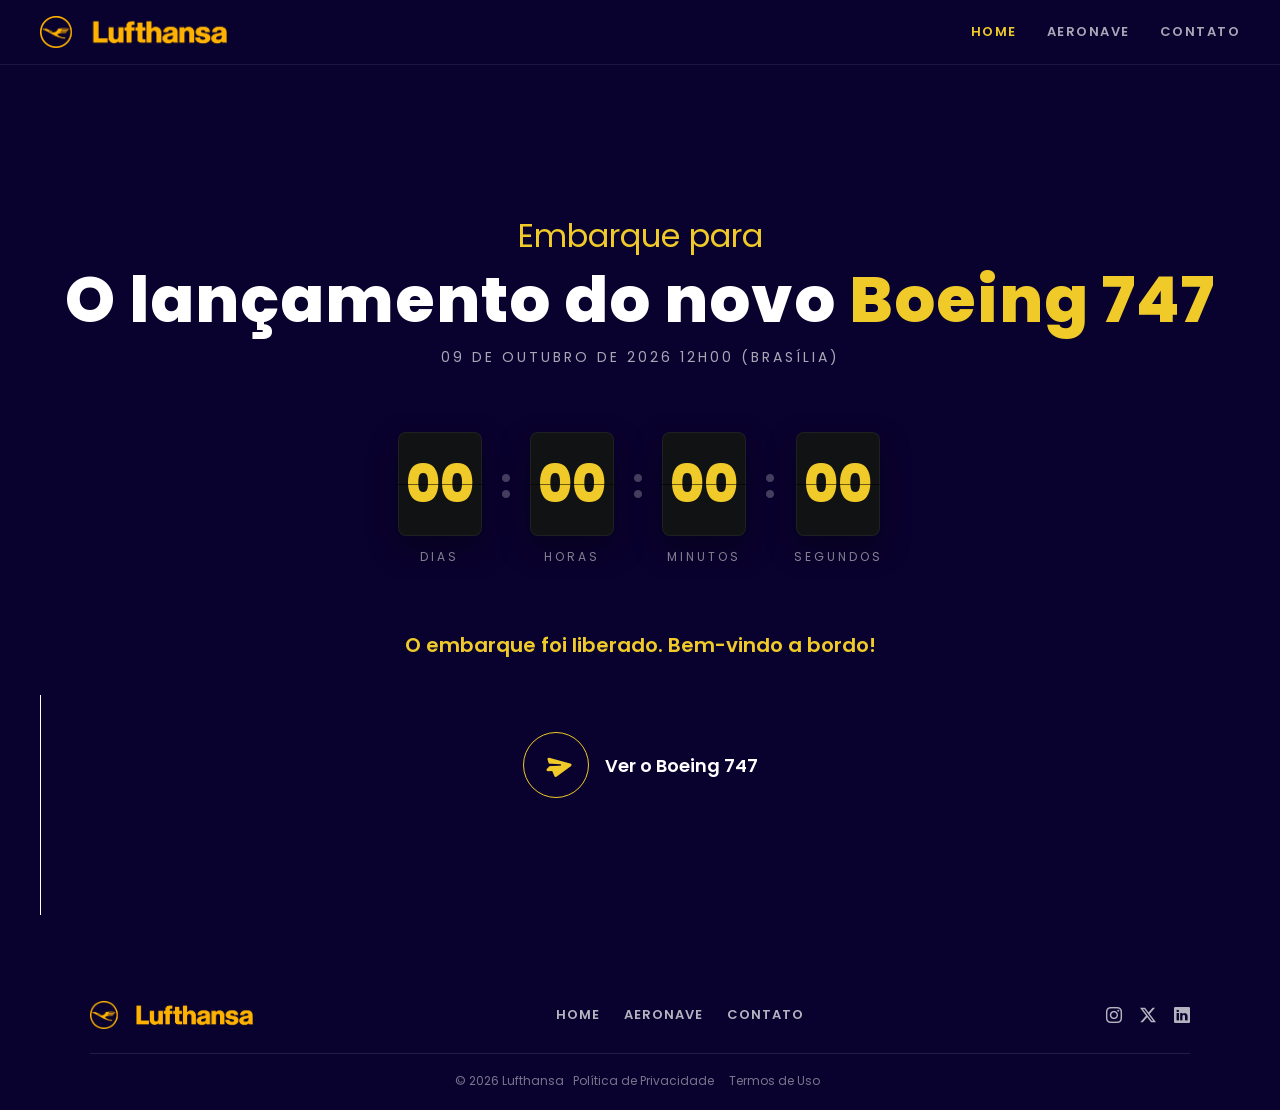
<file: index.html>
<!DOCTYPE html>
<html lang="pt-BR">
  <head>
    <meta charset="utf-8" />
    <title>Lufthansa · Contagem Regressiva</title>
    <meta
      name="viewport"
      content="width=device-width, initial-scale=1, minimum-scale=1, maximum-scale=1"
    />
    <link
      rel="stylesheet"
      href="https://cdnjs.cloudflare.com/ajax/libs/font-awesome/6.4.2/css/all.min.css"
      integrity="sha512-z3gLpd7yknf1YoNbCzqRKc4qyor8gaKU1qmn+CShxbuBusANI9QpRohGBreCFkKxLhei6S9CQXFEbbKuqLg0DA=="
      crossorigin="anonymous"
      referrerpolicy="no-referrer"
    />
    <link rel="stylesheet" href="assets/css/style.css" />
    <link rel="stylesheet" href="https://cdn.jsdelivr.net/npm/bootstrap-icons@1.11.3/font/bootstrap-icons.min.css">
  </head>
  <body>
    <header class="site-header">
      <a href="index.html" class="site-header-logo">
        <img src="assets/img/logo.png" alt="Lufthansa" />
      </a>
      <nav class="site-header-nav">
        <a href="index.html" class="active">Home</a>
        <a href="pages/landing.html">Aeronave</a>
        <a href="pages/contato.html">Contato</a>
      </nav>
    </header>

    <main class="countdown-main">
      <div class="split">
        <div class="left"></div>
        <div class="right"></div>
      </div>

      <div class="social">
        <div class="bar"></div>
      </div>

      <div class="countdown-content">
        <div class="countdown-eyebrow">Embarque para</div>
        <h1 class="countdown-title">O lançamento do novo <span>Boeing 747</span></h1>
        <div class="countdown-date">09 de outubro de 2026 12h00 (Brasília)</div>

        <div class="flap-board" aria-live="polite">
          <div class="flap-unit">
            <div class="flap"><span class="flap-digit" id="dias">00</span></div>
            <span class="flap-label">Dias</span>
          </div>
          <span class="flap-sep">:</span>
          <div class="flap-unit">
            <div class="flap"><span class="flap-digit" id="horas">00</span></div>
            <span class="flap-label">Horas</span>
          </div>
          <span class="flap-sep">:</span>
          <div class="flap-unit">
            <div class="flap"><span class="flap-digit" id="minutos">00</span></div>
            <span class="flap-label">Minutos</span>
          </div>
          <span class="flap-sep">:</span>
          <div class="flap-unit">
            <div class="flap"><span class="flap-digit" id="segundos">00</span></div>
            <span class="flap-label">Segundos</span>
          </div>
        </div>

        <p class="countdown-done" id="mensagemFim">O embarque foi liberado. Bem-vindo a bordo!</p>

        <div class="countdown-cta">
          <a href="pages/landing.html" class="plane-link" aria-label="Ir para a página do avião">
            <i class="fas fa-paper-plane"></i>
          </a>
          <div class="countdown-cta-text">
            <div class="big">Ver o Boeing 747</div>
          </div>
        </div>
      </div>
    </main>
        <footer class="site-footer">
  <div class="site-footer-inner">

    <a href="index.html" class="site-footer-brand">
      <img src="assets/img/logo.png" alt="Lufthansa" />
    </a>

    <nav class="site-footer-nav">
      <a href="index.html">Home</a>
      <a href="pages/landing.html">Aeronave</a>
      <a href="pages/contato.html">Contato</a>
    </nav>

    <div class="site-footer-social">

      <a href="https://www.instagram.com/lufthansa/"
         target="_blank"
         rel="noopener noreferrer"
         aria-label="Instagram">
        <i class="bi bi-instagram"></i>
      </a>

      <a href="https://x.com/lufthansanews"
         target="_blank"
         rel="noopener noreferrer"
         aria-label="Twitter">
        <i class="bi bi-twitter-x"></i>
      </a>

      
      <a href="https://www.linkedin.com/company/lufthansa/"
         target="_blank"
         rel="noopener noreferrer"
         aria-label="LinkedIn">
        <i class="bi bi-linkedin"></i>
      </a>

    </div>
  </div>

  <div class="site-footer-bottom">
    © 2026 Lufthansa 
    <a href="#">Política de Privacidade</a>
    <a href="#">Termos de Uso</a>
  </div>
</footer>



    <script src="assets/js/script-countdown.js"></script>
  </body>
</html>
</file>
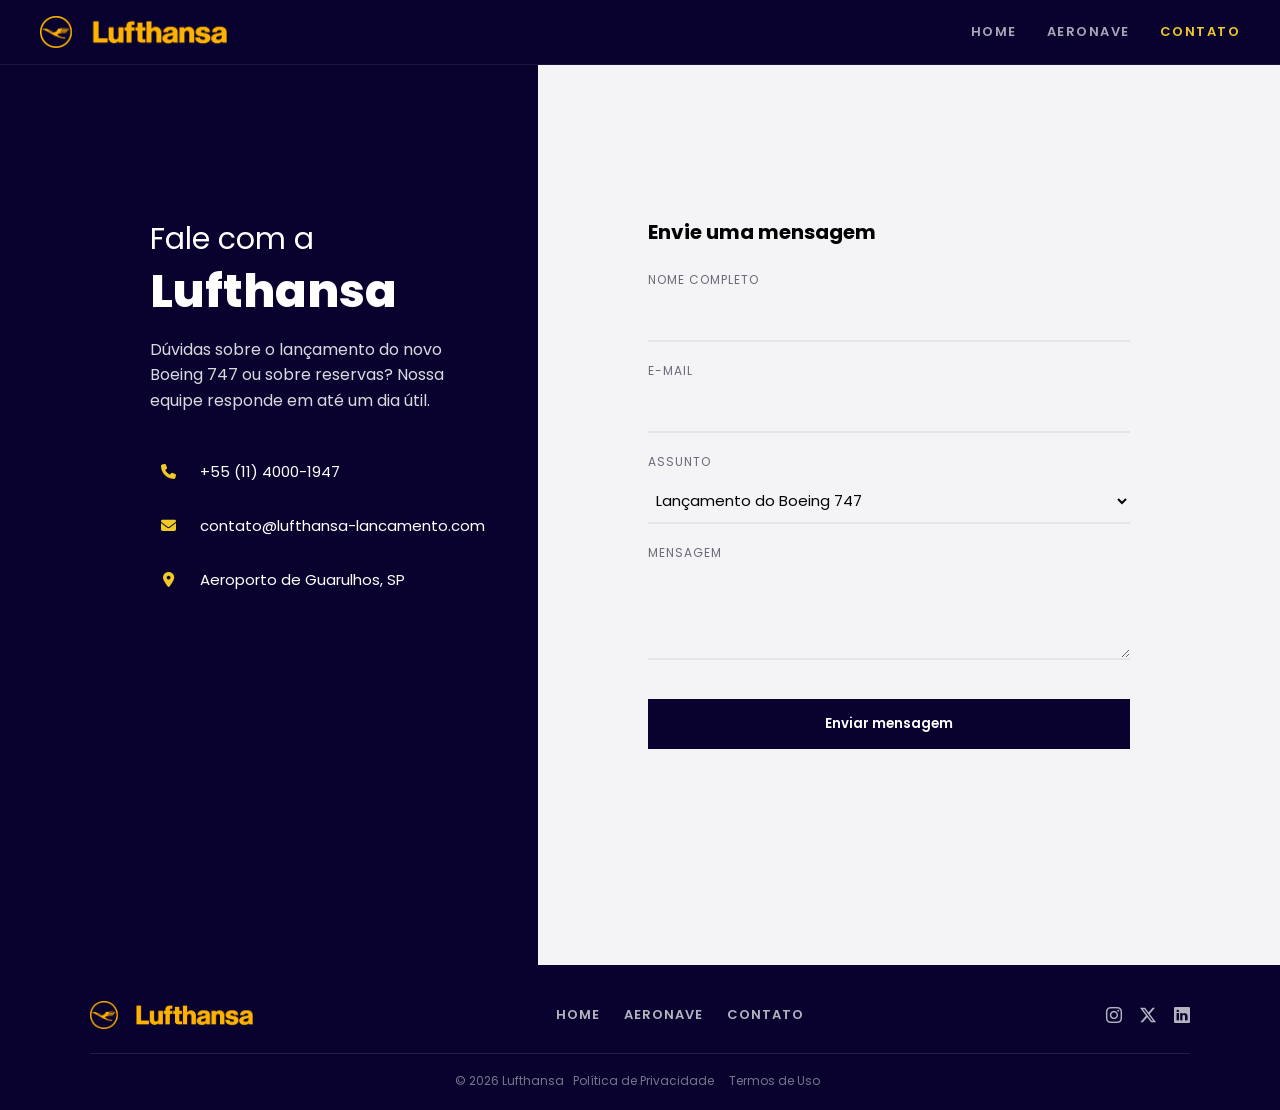
<file: pages/contato.html>
<!DOCTYPE html>
<html lang="pt-BR">
  <head>
    <meta charset="utf-8" />
    <title>Lufthansa · Contato</title>
    <meta
      name="viewport"
      content="width=device-width, initial-scale=1, minimum-scale=1, maximum-scale=1"
    />
    <link
      rel="stylesheet"
      href="https://cdnjs.cloudflare.com/ajax/libs/font-awesome/6.4.2/css/all.min.css"
      integrity="sha512-z3gLpd7yknf1YoNbCzqRKc4qyor8gaKU1qmn+CShxbuBusANI9QpRohGBreCFkKxLhei6S9CQXFEbbKuqLg0DA=="
      crossorigin="anonymous"
      referrerpolicy="no-referrer"
    />
    <link rel="stylesheet" href="../assets/css/style.css" />
    <link rel="stylesheet" href="https://cdn.jsdelivr.net/npm/bootstrap-icons@1.11.3/font/bootstrap-icons.min.css">
  </head>
  <body>
    <header class="site-header">
      <a href="../index.html" class="site-header-logo">
        <img src="../assets/img/logo.png" alt="Lufthansa" />
      </a>
      <nav class="site-header-nav">
        <a href="../index.html">Home</a>
        <a href="landing.html">Aeronave</a>
        <a href="contato.html" class="active">Contato</a>
      </nav>
    </header>

    <main class="contact">
      <div class="contact-split-blue"></div>

      <div class="contact-content">
        <div class="contact-grid">
          <div class="contact-intro">
            <div class="small">Fale com a</div>
            <div class="big">Lufthansa</div>
            <p>
              Dúvidas sobre o lançamento do novo Boeing 747 ou sobre reservas?
              Nossa equipe responde em até um dia útil.
            </p>

            <ul class="contact-detail-list">
              <li><i class="fas fa-phone"></i> +55 (11) 4000-1947</li>
              <li><i class="fas fa-envelope"></i> contato@lufthansa-lancamento.com</li>
              <li><i class="fas fa-location-dot"></i> Aeroporto de Guarulhos, SP</li>
            </ul>
          </div>

          <form class="contact-card" id="formContato">
            <h2>Envie uma mensagem</h2>

            <div class="field">
              <label for="nome">Nome completo</label>
              <input type="text" id="nome" name="nome" required />
            </div>

            <div class="field">
              <label for="email">E-mail</label>
              <input type="email" id="email" name="email" required />
            </div>

            <div class="field">
              <label for="assunto">Assunto</label>
              <select id="assunto" name="assunto">
                <option value="lancamento">Lançamento do Boeing 747</option>
                <option value="reserva">Reservas</option>
                <option value="imprensa">Imprensa</option>
                <option value="outro">Outro</option>
              </select>
            </div>

            <div class="field">
              <label for="mensagem">Mensagem</label>
              <textarea id="mensagem" name="mensagem" required></textarea>
            </div>

            <button type="submit" class="contact-submit">Enviar mensagem</button>
            <p class="contact-note" id="notaEnvio">Mensagem enviada. Obrigado pelo contato!</p>
          </form>
        </div>
      </div>
    </main>
     <footer class="site-footer">
  <div class="site-footer-inner">

    <a href="../index.html" class="site-footer-brand">
      <img src="../assets/img/logo.png" alt="Lufthansa" />
    </a>

    <nav class="site-footer-nav">
      <a href="../index.html">Home</a>
      <a href="landing.html">Aeronave</a>
      <a href="contato.html">Contato</a>
    </nav>

    <div class="site-footer-social">

      <a href="https://www.instagram.com/lufthansa/"
         target="_blank"
         rel="noopener noreferrer"
         aria-label="Instagram">
        <i class="bi bi-instagram"></i>
      </a>

      <a href="https://x.com/lufthansanews"
         target="_blank"
         rel="noopener noreferrer"
         aria-label="Twitter">
        <i class="bi bi-twitter-x"></i>
      </a>

      
      <a href="https://www.linkedin.com/company/lufthansa/"
         target="_blank"
         rel="noopener noreferrer"
         aria-label="LinkedIn">
        <i class="bi bi-linkedin"></i>
      </a>

    </div>
  </div>

  <div class="site-footer-bottom">
    © 2026 Lufthansa 
    <a href="#">Política de Privacidade</a>
    <a href="#">Termos de Uso</a>
  </div>
</footer>


    <script src="../assets/js/script-contato.js"></script>
  </body>
</html>
</file>
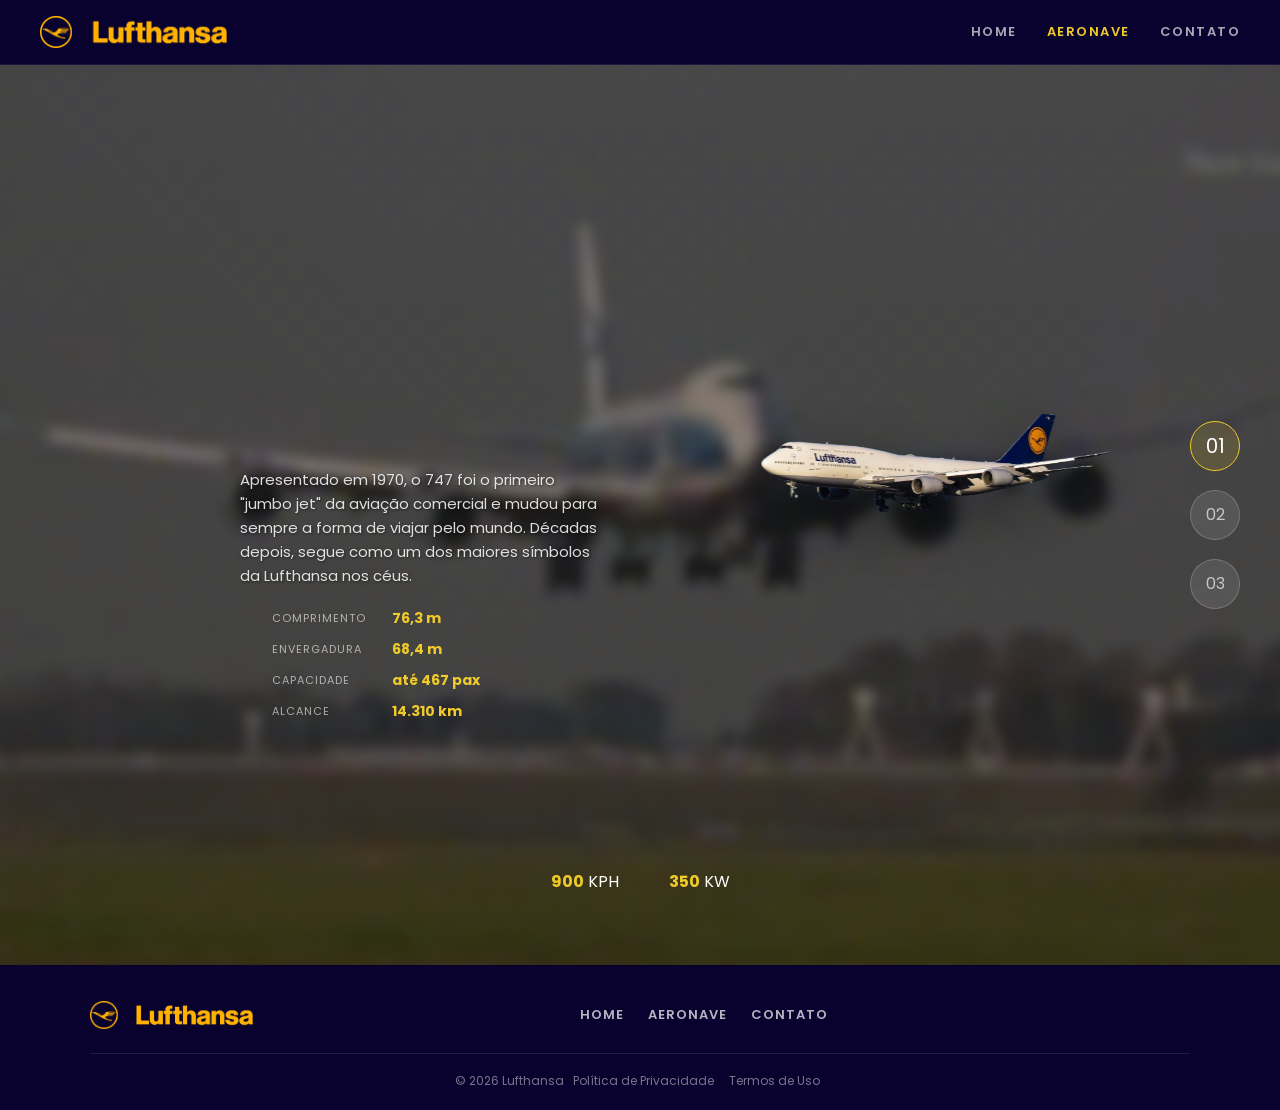
<file: pages/landing.html>
<!DOCTYPE html>
<html lang="pt-BR">

<head>
  <meta charset="utf-8" />
  <title>Lançamento Lufthansa</title>
  <meta name="viewport" content="width=device-width, initial-scale=1, minimum-scale=1, maximum-scale=1" />
  <link rel="stylesheet" href="https://cdnjs.cloudflare.com/ajax/libs/font-awesome/6.4.2/css/all.min.css"
    integrity="sha512-z3gLpd7yknf1YoNbCzqRKc4qyor8gaKU1qmn+CShxbuBusANI9QpRohGBreCFkKxLhei6S9CQXFEbbKuqLg0DA=="
    crossorigin="anonymous" referrerpolicy="no-referrer" />
  <link rel="stylesheet" href="https://cdn.jsdelivr.net/npm/swiper@10/swiper-bundle.min.css" />
  <link rel="stylesheet" href="https://cdn.jsdelivr.net/npm/bootstrap@5.3.3/dist/css/bootstrap.min.css" />
  <link rel="stylesheet" href="../assets/css/style.css" />

</head>

<body>

  <header class="site-header">
    <a href="../index.html" class="site-header-logo">
      <img src="../assets/img/logo.png" alt="Lufthansa" />
    </a>

    <nav class="site-header-nav">
      <a href="../index.html">Home</a>
      <a href="landing.html" class="active">Aeronave</a>
      <a href="contato.html">Contato</a>
    </nav>
  </header>

  <main class="landing">

    <div class="swiper">
      <div class="swiper-wrapper">
        <div class="swiper-slide first">
          <div class="yellow"></div>
          <div class="black"></div>
          <div class="content boeing-layout">
            <div class="boeing-copy">
              <div class="title">
                <div class="small">BOEING</div>
                <div class="big">
                  <span>7</span><span>4</span><span>7</span>
                </div>
              </div>
              <div class="aircraft-info">
                <p class="aircraft-history">
                  Apresentado em 1970, o 747 foi o primeiro "jumbo jet" da aviação comercial e mudou para sempre a forma
                  de viajar pelo mundo. Décadas depois, segue como um dos maiores símbolos da Lufthansa nos céus.
                </p>
                <ul class="tech-sheet">
                  <li><span>Comprimento</span><b>76,3 m</b></li>
                  <li><span>Envergadura</span><b>68,4 m</b></li>
                  <li><span>Capacidade</span><b>até 467 pax</b></li>
                  <li><span>Alcance</span><b>14.310 km</b></li>
                </ul>
              </div>
            </div>
            <div class="image">
              <img src="../assets/img/boeing.png" alt="Boeing 747 da Lufthansa" />
            </div>
            <div class="specs">
              <span><b>900</b> KPH</span>
              <span><b>350</b> KW</span>
            
            </div>
          </div>
        </div>
        <div class="swiper-slide">
          <div class="red"></div>
          <div class="black"></div>
          <div class="content comfort-layout">
            <div class="comfort-copy">
              <div class="title">
                <div class="small">Lançamento ao vivo</div>
                <div class="comfort-heading">Do novo 747</div>
              </div>
              <p class="comfort-intro">
                Quatro cabines repensadas para a nova era da Lufthansa, com mais espaço, mais tecnologia e o mesmo
                padrão de serviço que atravessa décadas.
              </p>
              <ul class="comfort-list">
                <li>

                  <div><b>Horário</b><span>09/10/2026, 12h00</span></div>
                </li>
                <li>

                  <div><b>Endereço do evento</b><span>Venloer Straße 151–153, 50672 Köln (Colônia), Alemanha.(Sede da Lufthansa Airlines)</span>
                  </div>
                </li>
                <li>

                  <div>
                    <b>Convidados Confirmados</b>
                    <br>
                    <b>CEO</b>
                    <span> Carsten Spohr</span>
                    <br>
                    <b>Influenciadores</b>
                    <span>Lucas Almeida</span>
                    <span>Mariana Oliveira</span>
                    <span>Gabriel Santos</span>
                    <span>Rafael Martins</span>
                    <span>Beatriz Costa</span>
                    <span>Felipe Rodrigues</span>
                    <span>Camila Ferreira</span>
                  </div>

                </li>
                <li>

              </ul>
            </div>

          </div>
        </div>
        <div class="swiper-slide">
          <div class="blue"></div>
          <div class="black"></div>
          <div class="content destinos-layout">
            <div class="title">
              <div class="small">Acompanhe as fotos</div>
              <div class="destinos-heading">Galeria de Imagens</div>
            </div>
            <p class="destinos-intro">
              A partir de outubro, o novo Boeing 747 amplia a malha internacional da Lufthansa saindo de São
              Paulo/Guarulhos.
            </p>
            <div id="galeriaCarousel" class="carousel slide destinos-bs-carousel" data-bs-ride="carousel"
              data-bs-interval="4000">
              <div class="carousel-indicators">
                <button type="button" data-bs-target="#galeriaCarousel" data-bs-slide-to="0" class="active"
                  aria-current="true" aria-label="Imagem 1"></button>
                <button type="button" data-bs-target="#galeriaCarousel" data-bs-slide-to="1"
                  aria-label="Imagem 2"></button>
                <button type="button" data-bs-target="#galeriaCarousel" data-bs-slide-to="2"
                  aria-label="Imagem 3"></button>
              </div>

              <div class="carousel-inner">
                <div class="carousel-item active">
                  <img src="../assets/img/img.jpg" class="d-block w-100" alt="Interior da Sala São Paulo durante um concerto">
                </div>
                <div class="carousel-item">
                  <img src="../assets/img/img2.jpg" class="d-block w-100" alt="Plateia da Sala São Paulo">
                </div>
                <div class="carousel-item">
                  <img src="../assets/img/bg1.jpg" class="d-block w-100" alt="Orquestra em apresentação na Sala São Paulo">
                </div>
              </div>

              <button class="carousel-control-prev" type="button" data-bs-target="#galeriaCarousel"
                data-bs-slide="prev">
                <span class="carousel-control-prev-icon" aria-hidden="true"></span>
                <span class="visually-hidden">Anterior</span>
              </button>
              <button class="carousel-control-next" type="button" data-bs-target="#galeriaCarousel"
                data-bs-slide="next">
                <span class="carousel-control-next-icon" aria-hidden="true"></span>
                <span class="visually-hidden">Próxima</span>
              </button>
            </div>


          </div>
        </div>
      </div>
    </div>
    <div class="swiper-pagination"></div>
    </div>
  </main>
  <footer class="site-footer">
    <div class="site-footer-inner">

      <a href="../index.html" class="site-footer-brand">
        <img src="../assets/img/logo.png" alt="Lufthansa" />
      </a>

      <nav class="site-footer-nav">
        <a href="../index.html">Home</a>
        <a href="landing.html">Aeronave</a>
        <a href="contato.html">Contato</a>
      </nav>

      <div class="site-footer-social">

        <a href="https://www.instagram.com/lufthansa/" target="_blank" rel="noopener noreferrer" aria-label="Instagram">
          <i class="bi bi-instagram"></i>
        </a>

        <a href="https://x.com/lufthansanews" target="_blank" rel="noopener noreferrer" aria-label="Twitter">
          <i class="bi bi-twitter-x"></i>
        </a>


        <a href="https://www.linkedin.com/company/lufthansa/" target="_blank" rel="noopener noreferrer"
          aria-label="LinkedIn">
          <i class="bi bi-linkedin"></i>
        </a>

      </div>
    </div>

    <div class="site-footer-bottom">
      © 2026 Lufthansa
      <a href="#">Política de Privacidade</a>
      <a href="#">Termos de Uso</a>
    </div>
  </footer>





  <script src="https://cdn.jsdelivr.net/npm/swiper@10/swiper-bundle.min.js"></script>
  <script src="https://cdn.jsdelivr.net/npm/bootstrap@5.3.3/dist/js/bootstrap.bundle.min.js"></script>
  <script src="https://cdnjs.cloudflare.com/ajax/libs/gsap/3.12.5/gsap.min.js"></script>
  <script src="../assets/js/script-landing.js"></script>
  <script src="../assets/js/script-destinos.js"></script>
</body>

</html>
</file>
<file: assets/css/style.css>
@import url('https://fonts.googleapis.com/css2?family=Kaushan+Script&family=Poppins:wght@400;500;600;700;800;900&display=swap');

:root {
  --deep: #14046d;
  --deep-2: #0a022e;
  --cyan: #00d2fa;
  --gold: #efca29;
  --ink: #020202;
  --paper: #ffffff;
  --mist: #f4f4f7;
}

* {
  margin: 0;
  padding: 0;
  box-sizing: border-box;
  border-color:#fff

}

html {
  scroll-behavior: smooth;
  overflow-x: hidden;
  width: 100%;
}

body {
  min-height: 100vh;
  width: 100%;
  overflow-x: hidden;
  font-family: "Poppins", sans-serif;
  background: var(--paper);
  color: var(--deep-2);
}

a {
  text-decoration: none;
  color: inherit;
}

button {
  font-family: inherit;
}




.logo {
  position: absolute;
  top: 30px;
  left: 50%;
  transform: translateX(-50%);
  z-index: 10;
  max-width: 180px;
  height: auto;
  object-fit: contain;
  display: block;
}

/* responsividade telas menores*/

@media (max-width: 640px) {
  .logo {
    top: 20px;
    max-width: 140px;
  }
}

.social {
  position: absolute;
  bottom: 20px;
  left: 40px;
  z-index: 10;
  font-size: 20px;
  color: #fff;
  text-shadow: 1px 1px 2px rgba(0, 0, 0, 0.2);
  display: flex;
  flex-direction: column;
  justify-content: center;
  align-items: center;
  gap: 15px;
}

.social .bar {
  width: 1px;
  height: 220px;
  background: #fff;
  margin-bottom: 30px;
}

.social a {
  color: #fff;
  transform: rotate(-90deg);
  transition: opacity 0.2s ease;
}

.social a:hover {
  opacity: 0.6;
}

.menu {
  position: absolute;
  top: 20px;
  right: 40px;
  z-index: 10;
  font-size: 18px;
  color: var(--deep-2);
  height: 40px;
  width: 40px;
  display: grid;
  place-content: center;
  border-radius: 50%;
  border: 1px solid var(--deep-2);
  cursor: pointer;
  background: none;
}

/* nav para linkar 3 pg */

.page-nav {
  position: absolute;
  top: 20px;
  right: 40px;
  z-index: 20;
  display: flex;
  gap: 10px;
}

.logo {
  right: 50%;
}

.page-nav a {
  height: 40px;
  width: 40px;
  display: grid;
  place-content: center;
  border-radius: 50%;
  border: 1px solid rgba(255, 255, 255, 0.6);
  color: #fff;
  font-size: 16px;
  transition: background 0.2s ease, color 0.2s ease, transform 0.2s ease;
}

.page-nav a:hover {
  background: #fff;
  color: var(--deep);
  transform: translateY(-2px);
}

.page-nav a.on-dark {
  border-color: var(--deep-2);
  color: var(--deep);
}

.page-nav a.on-dark:hover {
  background: var(--deep);
  color: #fff;
}

/*
   index contador
   */

.countdown-main {
  position: relative;
  width: 100%;
  min-height: 100vh;
  overflow: hidden;
  display: flex;
  background: var(--deep);
}

.countdown-main .split {
  position: absolute;
  inset: 0;
}

.countdown-main .split .left {
  position: absolute;
  top: 0;
  left: 0;
  height: 100%;
  width: 55%;
  background: linear-gradient(155deg, var(--deep-2) 0%, var(--deep-2) 100%);
}

.countdown-main .split .right {
  position: absolute;
  top: 0;
  right: 0;
  height: 100%;
  width: 45%;
  background: var(--deep-2);
}

.countdown-content {
  position: relative;
  z-index: 5;
  width: 100%;
  min-height: calc(100vh - 64px);
  display: flex;
  flex-direction: column;
  align-items: center;
  justify-content: center;
  padding: 80px 24px 100px;
  text-align: center;
}

.countdown-eyebrow {
  font-family: "Poppins", sans-serif; 
  font-size: 32px;
  color: var(--gold);
  margin-bottom: 6px;
}

.countdown-title {
  font-weight: 800;
  font-size: clamp(34px, 6vw, 64px);
  color: #fff;
  letter-spacing: 1px;
  line-height: 1.05;
}

.countdown-title span {
  color: var(--gold);
}

.countdown-date {
  margin-top: 14px;
  color: rgba(255, 255, 255, 0.65);
  font-size: 14px;
  letter-spacing: 3px;
  text-transform: uppercase;
}

/* split-flap  */

.flap-board {
  display: flex;
  gap: 18px;
  margin-top: 64px;
  flex-wrap: wrap;
  justify-content: center;
}

.flap-unit {
  display: flex;
  flex-direction: column;
  align-items: center;
  gap: 12px;
}

.flap {
  position: relative;
  width: 84px;
  height: 104px;
  background: #111214;
  border-radius: 8px;
  box-shadow:
    0 12px 30px rgba(0, 0, 0, 0.35),
    inset 0 0 0 1px rgba(255, 255, 255, 0.06);
  overflow: hidden;
}

.flap::before {
  content: "";
  position: absolute;
  top: 50%;
  left: 0;
  right: 0;
  height: 1px;
  background: rgba(0, 0, 0, 0.55);
  z-index: 3;
}

.flap-digit {
  position: absolute;
  inset: 0;
  display: grid;
  place-content: center;
  font-weight: 800;
  font-size: 52px;
  color: var(--gold);
  font-variant-numeric: tabular-nums;
}

.flap-label {
  font-size: 12px;
  letter-spacing: 3px;
  text-transform: uppercase;
  color: rgba(255, 255, 255, 0.55);
}

.flap-sep {
  align-self: center;
  font-size: 40px;
  font-weight: 700;
  color: rgba(255, 255, 255, 0.25);
  margin-top: -30px;
}

.countdown-cta {
  margin-top: 72px;
  display: inline-flex;
  align-items: center;
  gap: 16px;
}

.plane-link {
  display: grid;
  place-content: center;
  width: 66px;
  height: 66px;
  border-radius: 50%;
  border: 1px solid var(--gold);
  color: var(--gold);
  font-size: 22px;
  transition:
    transform 0.25s ease,
    background 0.25s ease,
    color 0.25s ease;
}

.plane-link i {
  transform: rotate(45deg);
}

.plane-link:hover {
  background: var(--gold);
  color: var(--ink);
  transform: translateX(4px);
}

.countdown-cta-text {
  text-align: left;
}

.countdown-cta-text .small {
  font-size: 11px;
  letter-spacing: 2px;
  text-transform: uppercase;
  color: rgba(255, 255, 255, 0.5);
}

.countdown-cta-text .big {
  font-size: 18px;
  font-weight: 600;
  color: #fff;
}

.countdown-done {
  margin-top: 64px;
  font-size: 20px;
  color: var(--gold);
  font-weight: 600;
  display: none;
}

@media (max-width: 640px) {
  .countdown-main .split .left {
    width: 100%;
  }

  .countdown-main .split .right {
    width: 0;
  }

  .flap {
    width: 64px;
    height: 82px;
  }

  .flap-digit {
    font-size: 38px;
  }

  .countdown-cta {
    flex-direction: column;
    text-align: center;
  }

  .countdown-cta-text {
    text-align: center;
  }
}

/* 
  swiper da landing
 */

main.landing {
  width: 100%;
  height: 100vh;
  position: relative;
  overflow: hidden;
  background: #000;
  isolation: isolate;
}

/* GIF fundo*/

main.landing::before {
  content: "";
  position: absolute;
  inset: -20px;
  background-image: url("../img/boeinggif.gif");
  background-size: cover;
  background-position: center;
  background-repeat: no-repeat;
  filter: blur(6px);
  transform: scale(1.04);
  z-index: -3;
}

/* blur sob gif */

main.landing::after {
  content: "";
  position: absolute;
  inset: 0;
  background:
    linear-gradient(
      90deg,
      rgba(0, 0, 0, 0.68) 0%,
      rgba(0, 0, 0, 0.35) 45%,
      rgba(0, 0, 0, 0.52) 100%
    );
  z-index: -2;
  pointer-events: none;
}

main.landing .swiper {
  width: 100%;
  height: 100%;
  position: relative;
  z-index: 1;
}

main.landing .swiper-slide {
  width: 100%;
  height: 100%;
  position: relative;
  overflow: hidden;
}



main.landing .yellow,
main.landing .blue,
main.landing .red {
  position: absolute;
  top: 0;
  left: 0;
  height: 100%;
  bottom: 0;
  width: 40%;
  background: transparent !important;
  z-index: 0;
  pointer-events: none;
}

main.landing .black {
  position: absolute;
  top: 0;
  right: 0;
  height: 100%;
  bottom: 0;
  width: 60%;
  background: transparent !important;
  z-index: 0;
  pointer-events: none;
}

/* landing */

main.landing .content {
  width: 100%;
  height: 100%;
  display: flex;
  flex-direction: column;
  justify-content: center;
  align-items: center;
  position: relative;
  z-index: 2;
  text-align: center;
  padding: 120px 24px 60px;
}

/*img boeing*/

main.landing .content .image {
  height: 45%;
  width: min(640px, 85%);
  margin: 0 auto;
  position: relative;
  z-index: 2;
}

main.landing .content .image img {
  width: 100%;
  height: 100%;
  object-fit: contain;
  filter: drop-shadow(0 20px 30px rgba(0, 0, 0, 0.45));
}

/*titu */

main.landing .title {
  position: relative;
  color: #fff;
  text-shadow: 2px 2px 5px rgba(0, 0, 0, 0.65);
  z-index: 5;
}

main.landing .big {
  font-weight: 800;
  font-size: clamp(80px, 15vw, 230px);
  line-height: 0.9;
  z-index: 2;
  position: relative;
  color: #fff;
}

main.landing .big span {
  display: inline-block;
}

main.landing .small {
  position: relative;
  display: block;
  font-size: clamp(25px, 4vw, 50px);
  font-family: "Poppins", sans-serif;
  color: var(--gold);
  z-index: 3;
  text-align: center;
}

/* ESP*/

main.landing .specs {
  position: relative;
  margin-top: 30px;
  color: var(--gold);
  font-size: 16px;
  display: flex;
  align-items: center;
  justify-content: center;
  width: auto;
  max-width: 85%;
  flex-wrap: wrap;
  z-index: 5;
}

/* lyt slide 1 */

main.landing .content.boeing-layout {
  flex-direction: row;
  align-items: center;
  justify-content: center;
  gap: 60px;
  text-align: left;
  flex-wrap: wrap;
}

main.landing .boeing-copy {
  display: flex;
  flex-direction: column;
  align-items: flex-start;
  max-width: 460px;
  text-align: left;
}

main.landing .boeing-copy .small {
  text-align: left;
}

main.landing .content.boeing-layout .image {
  width: min(380px, 42%);
  height: auto;
  margin: 0;
}

main.landing .aircraft-info {
  margin-top: 24px;
}

main.landing .aircraft-history {
  color: rgba(255, 255, 255, 0.85);
  font-size: 15px;
  line-height: 1.6;
  max-width: 40ch;
  text-shadow: 1px 1px 3px rgba(0, 0, 0, 0.5);
}

main.landing .tech-sheet {
  list-style: none;
  margin-top: 20px;
  display: flex;
  flex-direction: column;
  gap: 10px;
}

main.landing .tech-sheet li {
  display: flex;
  align-items: center;
  gap: 10px;
  font-size: 14px;
  color: #fff;
}

main.landing .tech-sheet li span {
  min-width: 110px;
  color: rgba(255, 255, 255, 0.6);
  text-transform: uppercase;
  letter-spacing: 1px;
  font-size: 11px;
}

main.landing .tech-sheet li b {
  color: var(--gold);
}

main.landing .content.boeing-layout .specs {
  flex-basis: 100%;
  justify-content: center;
  margin-top: 50px;
}

main.landing .specs span {
  margin-left: 50px;
  color: #fff;
}

main.landing .specs span:first-child {
  margin-left: 0;
}

main.landing .specs span b {
  color: var(--gold);
}

main.landing .specs button {
  margin-left: 50px;
  padding: 10px 35px;
  border-radius: 100px;
  border: 1px solid var(--gold);
  background: rgba(0, 0, 0, 0.25);
  color: var(--gold);
  cursor: pointer;
  transition:
    background 0.2s ease,
    color 0.2s ease,
    transform 0.2s ease;
}

main.landing .specs button:hover {
  background: var(--gold);
  color: var(--ink);
  transform: translateX(4px);
}



main.landing .blue-c {
  color: var(--cyan) !important;
}



main.landing .swiper-pagination {
  position: absolute;
  right: 40px !important;
  top: 50%;
  transform: translateY(-50%);
  height: 200px;
  display: flex;
  flex-direction: column;
  justify-content: space-between;
  z-index: 10;
}

main.landing .swiper-pagination-bullet {
  width: 50px;
  height: 50px;
  background: rgba(255, 255, 255, 0.15);
  color: #fff;
  opacity: 0.7;
  display: grid !important;
  place-content: center;
  border: 1px solid rgba(255, 255, 255, 0.3);
}

main.landing .swiper-pagination-bullet-active {
  opacity: 1;
  font-size: 20px;
  border: 1px solid var(--gold);
  background: rgba(239, 202, 41, 0.15);
}

/* LOGO LANDING */

main.landing .logo {
  z-index: 20;
}

main.landing .social {
  z-index: 20;
}

main.landing .page-nav {
  z-index: 20;
}

/* RESPONSIVIDADE DA LANDING */

@media (max-width: 900px) {
  main.landing .content .image {
    width: 90%;
    margin: 0 auto;
  }

  main.landing .big {
    font-size: clamp(70px, 14vw, 160px);
  }

  main.landing .specs span {
    margin-left: 25px;
  }

  main.landing .specs button {
    margin-left: 25px;
  }

  main.landing .content.boeing-layout {
    flex-direction: column;
    text-align: center;
  }

  main.landing .boeing-copy {
    align-items: center;
    text-align: center;
  }

  main.landing .boeing-copy .small {
    text-align: center;
  }

  main.landing .aircraft-history {
    max-width: 46ch;
    margin-left: auto;
    margin-right: auto;
  }

  main.landing .tech-sheet {
    align-items: center;
  }

  main.landing .tech-sheet li {
    justify-content: center;
  }

  main.landing .content.boeing-layout .image {
    width: min(300px, 70%);
    margin: 20px auto 0;
  }
}

@media (max-width: 640px) {

  main.landing::before {
    filter: blur(5px);
    transform: scale(1.06);
    background-position: center;
  }

  main.landing::after {
    background: rgba(0, 0, 0, 0.55);
  }

  main.landing .content .image {
    width: 100%;
    height: 40%;
    margin: 0;
  }

  main.landing .small {
    font-size: 25px;
  }

  main.landing .big {
    font-size: 80px;
  }

  main.landing .specs {
    width: 90%;
    max-width: none;
    gap: 12px;
    justify-content: center;
  }

  main.landing .specs span {
    margin-left: 0;
    margin-right: 15px;
  }

  main.landing .specs button {
    margin-left: 0;
    margin-top: 10px;
    padding: 8px 25px;
  }

  main.landing .swiper-pagination {
    right: 15px !important;
    height: 150px;
  }

  main.landing .swiper-pagination-bullet {
    width: 35px;
    height: 35px;
  }
}

/* 
   Ctt
   */

main.contact {
  position: relative;
  width: 100%;
  min-height: 100vh;
  overflow: hidden;
  background: var(--mist);
}

.contact-split-blue {
  position: absolute;
  top: 0;
  left: 0;
  height: 100%;
  width: 42%;
  background: var(--deep-2);
}

.contact-content {
  position: relative;
  z-index: 5;
  min-height: calc(100vh - 64px);
  display: flex;
  align-items: center;
  justify-content: center;
  padding: 80px 24px 80px;
}

.contact-grid {
  width: 100%;
  max-width: 980px;
  display: grid;
  grid-template-columns: 1fr 1.1fr;
  gap: 60px;
  align-items: start;
}

.contact-intro .small {

  font-size: 30px;
  color: #fff;
}

.contact-intro .big {
  font-weight: 800;
  font-size: clamp(30px, 4.5vw, 46px);
  color: #fff;
  line-height: 1.1;
  margin-top: 4px;
}

.contact-intro p {
  margin-top: 20px;
  color: rgba(255, 255, 255, 0.85);
  line-height: 1.6;
  max-width: 34ch;
}

.contact-detail-list {
  margin-top: 40px;
  display: flex;
  flex-direction: column;
  gap: 18px;
}

.contact-detail-list li {
  list-style: none;
  display: flex;
  align-items: center;
  gap: 14px;
  color: #fff;
  font-size: 15px;
}

.contact-detail-list i {
  width: 36px;
  height: 36px;
  display: grid;
  place-content: center;

  color: var(--gold);
  flex-shrink: 0;
}





.contact-card h2 {
  font-size: 20px;
  font-weight: 700;
  color: var(--ink);
  margin-bottom: 24px;
}

.field {
  margin-bottom: 20px;
}

.field label {
  display: block;
  font-size: 12px;
  letter-spacing: 1px;
  text-transform: uppercase;
  color: #6b6b78;
  margin-bottom: 8px;
}

.field input,
.field select,
.field textarea {
  width: 100%;
  border: none;
  border-bottom: 2px solid #e4e4ea;
  padding: 10px 4px;
  font-family: "Poppins", sans-serif;
  font-size: 15px;
  color: var(--ink);
  background: transparent;
  transition: border-color 0.2s ease;
}

.field input:focus,
.field select:focus,
.field textarea:focus {
  outline: none;
  border-color: var(--deep-2);
}

.field textarea {
  resize: vertical;
  min-height: 90px;
}

.contact-submit {
  margin-top: 12px;
  width: 100%;
  padding: 14px;
 
  border: 1px solid var(--deep-2);
  background: var(--deep-2);
  color: #fff;
  font-weight: 600;
  cursor: pointer;
  transition: background 0.2s ease, color 0.2s ease;
}

.contact-submit:hover {
  background: #fff;
  color: var(--deep);
}

.contact-note {
  margin-top: 14px;
  font-size: 13px;
  color: #7a7a86;
  text-align: center;
  display: none;
}

@media (max-width: 860px) {
  .contact-split-blue {
    width: 100%;
  }

  .contact-grid {
    grid-template-columns: 1fr;
  }

  .contact-content {
    padding-top: 60px;
  }

  .contact-card {
    padding: 28px 22px;
  }
}
/* 
   FUNDO GIF 
   */

main.landing {
  position: relative;
  width: 100%;
  height: 100vh;
  overflow: hidden;
  background: #000;
}

/* GIF como fundo */
main.landing::before {
  content: "";
  position: absolute;
  top: -15px;
  left: -15px;
  width: calc(100% + 30px);
  height: calc(100% + 30px);

  background-image: url("../img/boeinggif.gif");
  background-size: cover;
  background-position: center;
  background-repeat: no-repeat;

  filter: blur(6px);

  z-index: 0;
}

/* Escurece o GIF para facilitar a leitura */
main.landing::after {
  content: "";
  position: absolute;
  inset: 0;

  background: rgba(0, 0, 0, 0.45);

  z-index: 1;
  pointer-events: none;
}

/* Swiper fica acima do fundo */
main.landing .swiper {
  position: relative;
  z-index: 2;
}

/* Remove os fundos antigos somente da Landing */
main.landing .yellow,
main.landing .red,
main.landing .blue,
main.landing .black {
  background: transparent !important;
}

/* Conteúdo acima do GIF */
main.landing .content {
  position: relative;
  z-index: 3;
}

/* Título */
main.landing .title {
  z-index: 5;
  color: #fff;
}

/* Número 747 */
main.landing .big {
  color: #fff;
}

/* Boeing */
main.landing .small {
  color: var(--gold);
}

/* Especificações */
main.landing .specs {
  z-index: 5;
}

/* Botão */
main.landing .specs button {
  background: rgba(0, 0, 0, 0.25);
}

/* Logo */
main.landing .logo {
  z-index: 20;
}

/* Redes sociais */
main.landing .social {
  z-index: 20;
}

/* Navegação */
main.landing .page-nav {
  z-index: 20;
}

/* Paginação */
main.landing .swiper-pagination {
  z-index: 20;
}

/* ==========================================================
   CELULAR
   ========================================================== */

@media (max-width: 640px) {
  main.landing::before {
    filter: blur(5px);
  }

  main.landing::after {
    background: rgba(0, 0, 0, 0.5);
  }
}

/* ==========================================================
   SLIDE 2 - CONFORTO A BORDO
   ========================================================== */

main.landing .content.comfort-layout {
  align-items: center;
  justify-content: center;
  text-align: left;
}

main.landing .comfort-copy {
  width: min(620px, 92%);
}

main.landing .comfort-copy .title {
  text-align: left;
}

main.landing .comfort-copy .small {
  text-align: left;
}

main.landing .comfort-heading {
  font-weight: 800;
  font-size: clamp(40px, 6vw, 68px);
  color: #fff;
  line-height: 1.05;
}

main.landing .comfort-intro {
  margin-top: 20px;
  color: rgba(255, 255, 255, 0.85);
  font-size: 15px;
  line-height: 1.7;
  max-width: 52ch;
  text-shadow: 1px 1px 3px rgba(0, 0, 0, 0.5);
}

main.landing .comfort-list {
  list-style: none;
  margin-top: 36px;
  display: grid;
  grid-template-columns: 1fr 1fr;
  gap: 24px 32px;
}

main.landing .comfort-list li {
  display: flex;
  align-items: flex-start;
  gap: 14px;
}

main.landing .comfort-list i {
  flex-shrink: 0;
  width: 40px;
  height: 40px;
  display: grid;
  place-content: center;
  border-radius: 50%;
  border: 1px solid var(--gold);
  color: var(--gold);
  font-size: 15px;
}

main.landing .comfort-list b {
  display: block;
  color: #fff;
  font-size: 14px;
  font-weight: 700;
}

main.landing .comfort-list span {
  display: block;
  margin-top: 4px;
  color: rgba(255, 255, 255, 0.7);
  font-size: 12.5px;
  line-height: 1.5;
}

@media (max-width: 760px) {
  main.landing .comfort-list {
    grid-template-columns: 1fr;
  }
}

/* ==========================================================
   SLIDE 3 - CARROSSEL DE DESTINOS (Bootstrap Carousel)
   ========================================================== */

main.landing .content.destinos-layout {
  align-items: center;
  justify-content: center;
  padding-top: 100px;
  padding-bottom: 40px;
}

main.landing .destinos-heading {
  font-weight: 800;
  font-size: clamp(30px, 4.5vw, 46px);
  color: #fff;
  line-height: 1.15;
  text-align: center;
}

main.landing .destinos-intro {
  margin-top: 14px;
  color: rgba(255, 255, 255, 0.8);
  font-size: 14px;
  max-width: 46ch;
  text-align: center;
  text-shadow: 1px 1px 3px rgba(0, 0, 0, 0.5);
}

.destinos-carousel-wrap {
  width: min(720px, 94%);
  margin-top: 36px;
}

.destinos-bs-carousel {

  overflow: hidden;
  box-shadow: 0 20px 40px rgba(0, 0, 0, 0.4);
  border: 1px solid rgba(255, 255, 255, 0.12);
}

.destinos-bs-carousel .carousel-inner {
  height: 360px;
}

.destinos-bs-carousel .carousel-item {
  height: 100%;
}

.destinos-bs-carousel .carousel-item img {
  width: 100%;
  height: 100%;
  object-fit: cover;
}

/* legenda */

.destinos-bs-carousel .carousel-caption {
  left: 0;
  right: 0;
  bottom: 0;
  text-align: left;
  padding: 60px 28px 22px;
  background: linear-gradient(180deg, rgba(2, 2, 2, 0) 0%, rgba(2, 2, 2, 0.85) 75%);
}

.destinos-bs-carousel .dest-route {
  display: inline-block;
  font-size: 11px;
  letter-spacing: 1.5px;
  font-weight: 700;
  color: var(--ink);
  background: var(--gold);
  padding: 3px 10px;
  border-radius: 100px;
}

.destinos-bs-carousel .carousel-caption h5 {
  margin-top: 10px;
  font-size: 22px;
  font-weight: 800;
  color: #fff;
}

.destinos-bs-carousel .carousel-caption p {
  margin-top: 2px;
  font-size: 13px;
  color: rgba(255, 255, 255, 0.8);
}

/* indicadores */

.destinos-bs-carousel .carousel-indicators {
  margin-bottom: 8px;
}

.destinos-bs-carousel .carousel-indicators [data-bs-target] {
  width: 9px;
  height: 9px;
  border-radius: 50%;
  border: 1px solid var(--gold);
  background-color: transparent;
  opacity: 1;
  margin: 0 5px;
}

.destinos-bs-carousel .carousel-indicators .active {
  background-color: var(--gold);
}

/* setas */

.destinos-bs-carousel .carousel-control-prev,
.destinos-bs-carousel .carousel-control-next {
  width: 52px;
  opacity: 1;
}

.destinos-bs-carousel .carousel-control-prev-icon,
.destinos-bs-carousel .carousel-control-next-icon {
  width: 40px;
  height: 40px;

  background-color: rgba(0, 0, 0, 0.35);
  border: 1px solid rgba(255, 255, 255, 0.4);
  background-size: 16px;
  transition: background-color 0.2s ease, border-color 0.2s ease;
}

.destinos-bs-carousel .carousel-control-prev:hover .carousel-control-prev-icon,
.destinos-bs-carousel .carousel-control-next:hover .carousel-control-next-icon {
  background-color: var(--gold);
  border-color: var(--gold);
}

@media (max-width: 640px) {
  main.landing .content.destinos-layout {
    padding-top: 90px;
  }

  .destinos-bs-carousel .carousel-inner {
    height: 280px;
  }

  .destinos-bs-carousel .carousel-caption h5 {
    font-size: 18px;
  }

  .destinos-bs-carousel .carousel-control-prev-icon,
  .destinos-bs-carousel .carousel-control-next-icon {
    width: 32px;
    height: 32px;
    background-size: 13px;
  }
}

/* ==================================================================
   HEADER (index.html e contato.html)
   ================================================================== */

.site-header {
  position: relative;
  z-index: 30;
  display: flex;
  align-items: center;
  justify-content: space-between;
  gap: 20px;
  padding: 16px 40px;
  background: var(--deep-2);
  border-bottom: 1px solid rgba(255, 255, 255, 0.08);
}

.site-header-logo {
  display: block;
  line-height: 0;
}

.site-header-logo img {
  height: 32px;
  width: auto;
  display: block;
}

.site-header-nav {
  display: flex;
  align-items: center;
  gap: 30px;
}

.site-header-nav a {
  color: rgba(255, 255, 255, 0.65);
  font-size: 13px;
  font-weight: 600;
  letter-spacing: 1.5px;
  text-transform: uppercase;
  transition: color 0.2s ease;
}

.site-header-nav a:hover,
.site-header-nav a.active {
  color: var(--gold);
}

@media (max-width: 640px) {
  .site-header {
    padding: 14px 20px;
  }

  .site-header-nav {
    gap: 16px;
  }

  .site-header-nav a {
    font-size: 11px;
    letter-spacing: 1px;
  }

  .site-header-logo img {
    height: 26px;
  }
}

/* ==================================================================
   FOOTER (index.html e contato.html)
   ================================================================== */

.site-footer {
  position: relative;
  z-index: 5;
  background: var(--deep-2);
  padding: 36px 40px 20px;
}

.site-footer-inner {
  max-width: 1100px;
  margin: 0 auto;
  display: flex;
  flex-wrap: wrap;
  align-items: center;
  justify-content: space-between;
  gap: 24px;
  padding-bottom: 24px;
  border-bottom: 1px solid rgba(255, 255, 255, 0.1);
}

.site-footer-brand {
  display: block;
  line-height: 0;
}

.site-footer-brand img {
  height: 28px;
  width: auto;
}

.site-footer-nav {
  display: flex;
  flex-wrap: wrap;
  justify-content: center;
  gap: 24px;
}

.site-footer-nav a {
  color: rgba(255, 255, 255, 0.7);
  font-size: 13px;
  font-weight: 600;
  letter-spacing: 1px;
  text-transform: uppercase;
  transition: color 0.2s ease;
}

.site-footer-nav a:hover {
  color: var(--gold);
}

.site-footer-social {
  display: flex;
  align-items: center;
  gap: 18px;
  font-size: 16px;
}

.site-footer-social a {
  color: rgba(255, 255, 255, 0.7);
  transition: color 0.2s ease;
}

.site-footer-social a:hover {
  color: var(--gold);
}

.site-footer-bottom {
  max-width: 1100px;
  margin: 0 auto;
  padding-top: 18px;
  font-size: 12px;
  text-align: center;
  color: rgba(255, 255, 255, 0.45);
}

.site-footer-bottom a {
  color: rgba(255, 255, 255, 0.45);
  margin: 0 6px;
  transition: color 0.2s ease;
}

.site-footer-bottom a:hover {
  color: var(--gold);
}

@media (max-width: 760px) {
  .site-footer-inner {
    flex-direction: column;
    text-align: center;
  }
}
</file>
